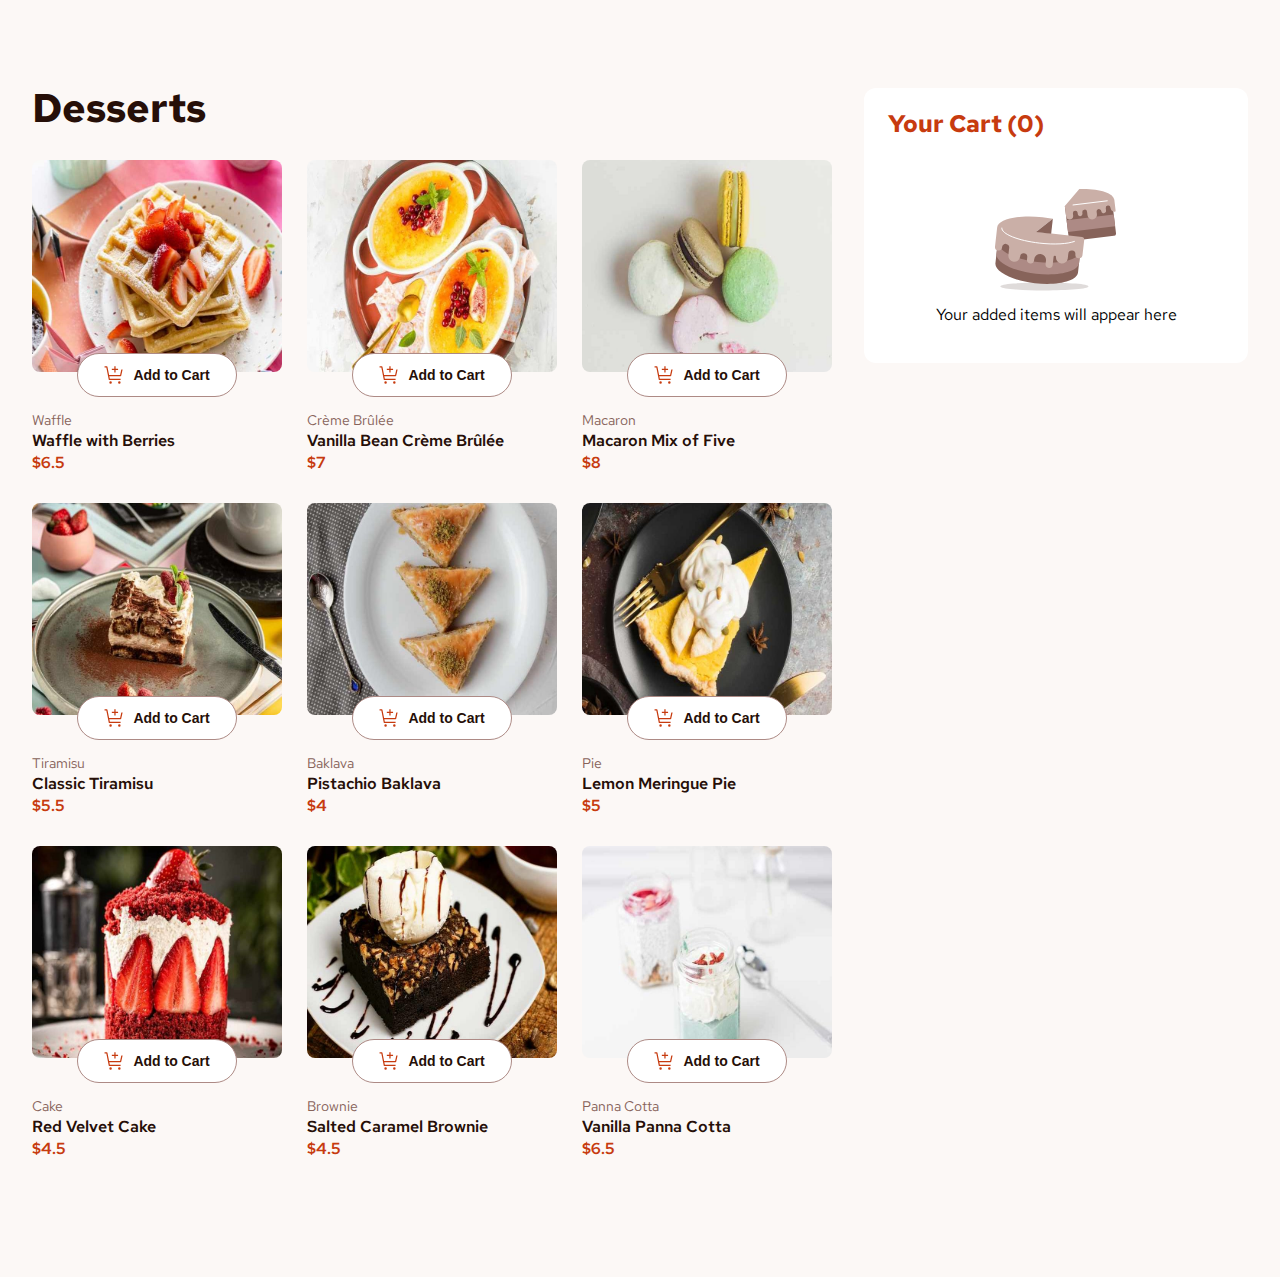
<file: index.html>
<!DOCTYPE html>
<html lang="en">
<head>
    <meta charset="UTF-8">
    <meta name="viewport" content="width=device-width, initial-scale=1.0">
    <link rel="stylesheet" href="./reset.css">
    <link rel="stylesheet" href="./product-list-with-cart.css">

    <link rel="stylesheet" href="./tablet.css">
    <link rel="stylesheet" href="./desktop.css">

    <link rel="preconnect" href="https://fonts.googleapis.com">
    <link rel="preconnect" href="https://fonts.gstatic.com" crossorigin>
    <link href="https://fonts.googleapis.com/css2?family=Red+Hat+Text:ital,wght@0,300..700;1,300..700&display=swap" rel="stylesheet">

    <title>Document</title>
</head>
<body>

    <div class="dark-background display-none">

    </div>

    <div class="order-confirmed-div display-none">

        <svg width="48" height="48" viewBox="0 0 48 48" fill="none" xmlns="http://www.w3.org/2000/svg">
            <path d="M21 32.121L13.5 24.6195L15.6195 22.5L21 27.879L32.3775 16.5L34.5 18.6225L21 32.121Z" fill="#1EA575"/>
            <path d="M24 3C19.8466 3 15.7865 4.23163 12.333 6.53914C8.8796 8.84665 6.18798 12.1264 4.59854 15.9636C3.0091 19.8009 2.59323 24.0233 3.40352 28.0969C4.21381 32.1705 6.21386 35.9123 9.15077 38.8492C12.0877 41.7861 15.8295 43.7862 19.9031 44.5965C23.9767 45.4068 28.1991 44.9909 32.0364 43.4015C35.8736 41.812 39.1534 39.1204 41.4609 35.667C43.7684 32.2135 45 28.1534 45 24C45 18.4305 42.7875 13.089 38.8493 9.15076C34.911 5.21249 29.5696 3 24 3ZM24 42C20.4399 42 16.9598 40.9443 13.9997 38.9665C11.0397 36.9886 8.73256 34.1774 7.37018 30.8883C6.0078 27.5992 5.65134 23.98 6.34587 20.4884C7.04041 16.9967 8.75474 13.7894 11.2721 11.2721C13.7894 8.75473 16.9967 7.0404 20.4884 6.34587C23.98 5.65133 27.5992 6.00779 30.8883 7.37017C34.1774 8.73255 36.9886 11.0397 38.9665 13.9997C40.9443 16.9598 42 20.4399 42 24C42 28.7739 40.1036 33.3523 36.7279 36.7279C33.3523 40.1036 28.7739 42 24 42Z" fill="#1EA575"/>
        </svg>

        <h2 class="order-confirmed-h2">
            Order <span>Confirmed</span>
        </h2>

        <span class="enjoy-your-food">
            We hope you enjoy your food!
        </span>

        <div class="final-order-list">

            <div class="final-order-product-box">

                <img src="./assets/images/image-baklava-thumbnail.jpg" alt="">

                <div class="final-order-product-details">
                    <h6>
                        Classic Tiramisu
                    </h6>
    
                    <span class="single-product-order-number">
                        1x
                    </span>
    
                    <span class="single-product-price">
                        @ $5.50
                    </span>
                </div>
                            
                <span class="sinlge-product-total-ptice">
                    $5.50
                </span>

            </div>  
            
            <div class="final-order-product-box">

                <img src="./assets/images/image-baklava-thumbnail.jpg" alt="">

                <div class="final-order-product-details">
                    <h6>
                        Classic Tiramisu
                    </h6>
    
                    <span class="single-product-order-number">
                        1x
                    </span>
    
                    <span class="single-product-price">
                        @ $5.50
                    </span>
                </div>
                            
                <span class="sinlge-product-total-ptice">
                    $5.50
                </span>

            </div> 
        </div>

        <div class="start-new-order-div">

            <div class="order-total-div">
                <span>Order Total</span>
                <strong class="order-total-price-final">$46.50</strong>
            </div>

            <button class="start-new-order">
                Start New Order
            </button>

        </div>

    </div>

    
    <section class="main-section">

        <main>

            <h2 class="list-header">
                Desserts
            </h2>

            <section class="product-list">

                <figure class="product-container">

                    <div class="product-img">

                        <img src="./assets/images/image-waffle-mobile.jpg" alt="#">

                        <div class="buttons">
                            
                            <button class="btn add-to-cart">
                                <svg xmlns="http://www.w3.org/2000/svg" width="21" height="20" fill="none" viewBox="0 0 21 20"><g fill="#C73B0F" clip-path="url(#a)"><path d="M6.583 18.75a1.25 1.25 0 1 0 0-2.5 1.25 1.25 0 0 0 0 2.5ZM15.334 18.75a1.25 1.25 0 1 0 0-2.5 1.25 1.25 0 0 0 0 2.5ZM3.446 1.752a.625.625 0 0 0-.613-.502h-2.5V2.5h1.988l2.4 11.998a.625.625 0 0 0 .612.502h11.25v-1.25H5.847l-.5-2.5h11.238a.625.625 0 0 0 .61-.49l1.417-6.385h-1.28L16.083 10H5.096l-1.65-8.248Z"/><path d="M11.584 3.75v-2.5h-1.25v2.5h-2.5V5h2.5v2.5h1.25V5h2.5V3.75h-2.5Z"/></g><defs><clipPath id="a"><path fill="#fff" d="M.333 0h20v20h-20z"/></clipPath></defs></svg>
                                <span>Add to Cart</span>
                            </button>

                            <button class="btn add-remove-from-cart display-none">

                                <span class="decrement-increment">
                                    <svg xmlns="http://www.w3.org/2000/svg" width="10" height="2" viewBox="0 0 10 2"><path d="M0 .375h10v1.25H0V.375Z"/></svg>
                                </span>

                                <span class="ordered-product-number">
                                    1
                                </span>

                                <span class="decrement-increment">
                                    <svg xmlns="http://www.w3.org/2000/svg" width="10" height="10" viewBox="0 0 10 10"><path d="M10 4.375H5.625V0h-1.25v4.375H0v1.25h4.375V10h1.25V5.625H10v-1.25Z"/></svg>
                                </span>

                            </button>

                        </div>
                    </div>

                    <figcaption class="about-product">

                        <span class="product-category">
                            Waffle
                        </span>

                        <h4 class="product-name">
                            Waffle with Berries
                        </h4>

                        <strong class="product-price">
                            $6.50
                        </strong>

                    </figcaption>

                </figure>
                
            </section>

        </main>



        <aside>

            <span class="your-cart">
                Your Cart (<span class="total-order-number">0</span>) 
            </span>

            <div class="empty-cart">
                <div>
                    <svg xmlns="http://www.w3.org/2000/svg" width="128" height="128" fill="none" viewBox="0 0 128 128"><path fill="#260F08" d="M8.436 110.406c0 1.061 4.636 2.079 12.887 2.829 8.252.75 19.444 1.171 31.113 1.171 11.67 0 22.861-.421 31.113-1.171 8.251-.75 12.887-1.768 12.887-2.829 0-1.061-4.636-2.078-12.887-2.828-8.252-.75-19.443-1.172-31.113-1.172-11.67 0-22.861.422-31.113 1.172-8.251.75-12.887 1.767-12.887 2.828Z" opacity=".15"/><path fill="#87635A" d="m119.983 24.22-47.147 5.76 4.32 35.36 44.773-5.467a2.377 2.377 0 0 0 2.017-1.734c.083-.304.104-.62.063-.933l-4.026-32.986Z"/><path fill="#AD8A85" d="m74.561 44.142 47.147-5.754 1.435 11.778-47.142 5.758-1.44-11.782Z"/><path fill="#CAAFA7" d="M85.636 36.78a2.4 2.4 0 0 0-2.667-2.054 2.375 2.375 0 0 0-2.053 2.667l.293 2.347a3.574 3.574 0 0 1-7.066.88l-1.307-10.667 14.48-16.88c19.253-.693 34.133 3.6 35.013 10.8l1.28 10.533a1.172 1.172 0 0 1-1.333 1.307 4.696 4.696 0 0 1-3.787-4.08 2.378 2.378 0 1 0-4.72.587l.294 2.346a2.389 2.389 0 0 1-.484 1.755 2.387 2.387 0 0 1-1.583.899 2.383 2.383 0 0 1-1.755-.484 2.378 2.378 0 0 1-.898-1.583 2.371 2.371 0 0 0-1.716-2.008 2.374 2.374 0 0 0-2.511.817 2.374 2.374 0 0 0-.493 1.751l.293 2.373a4.753 4.753 0 0 1-7.652 4.317 4.755 4.755 0 0 1-1.788-3.17l-.427-3.547a2.346 2.346 0 0 0-2.666-2.053 2.4 2.4 0 0 0-2.08 2.667l.16 1.173a2.378 2.378 0 1 1-4.72.587l-.107-1.28Z"/><path stroke="#fff" stroke-linecap="round" stroke-linejoin="round" stroke-width=".974" d="m81.076 28.966 34.187-4.16"/><path fill="#87635A" d="M7.45 51.793c-.96 8.48 16.746 17.44 39.466 19.947 22.72 2.506 42.08-2.16 43.04-10.667l-3.947 35.493c-.96 8.48-20.24 13.334-43.04 10.667S2.463 95.74 3.423 87.18l4.026-35.387Z"/><path fill="#AD8A85" d="M5.823 65.953c-.96 8.453 16.746 17.44 39.573 20.027 22.827 2.586 42.053-2.187 43.013-10.667L87.076 87.1c-.96 8.48-20.24 13.333-43.04 10.666C21.236 95.1 3.53 86.22 4.49 77.74l1.334-11.787Z"/><path fill="#CAAFA7" d="M60.836 42.78a119.963 119.963 0 0 0-10.347-1.627c-24-2.667-44.453 1.893-45.333 10.373l-2.133 18.88a3.556 3.556 0 1 0 7.066.8 3.574 3.574 0 1 1 7.094.8l-.8 7.094a5.93 5.93 0 1 0 11.786 1.333 3.556 3.556 0 0 1 7.067.8l-.267 2.347a3.573 3.573 0 0 0 7.094.826l.133-1.2a5.932 5.932 0 1 1 11.787 1.36l-.4 3.52a3.573 3.573 0 0 0 7.093.827l.933-8.267a1.174 1.174 0 0 1 1.307-.906 1.146 1.146 0 0 1 1.04 1.306 5.947 5.947 0 0 0 11.813 1.334l.534-4.72a3.556 3.556 0 0 1 7.066.8 3.573 3.573 0 0 0 7.094.826l1.786-15.546a2.373 2.373 0 0 0-2.08-2.667L44.143 55.74l16.693-12.96Z"/><path fill="#87635A" d="m59.156 57.66 1.68-14.88-16.827 13.173 15.147 1.707Z"/><path stroke="#fff" stroke-linecap="round" stroke-linejoin="round" stroke-width=".974" d="M9.796 52.06c-.667 5.866 16.24 12.586 37.733 15.04 14.774 1.68 27.867.906 34.854-1.654"/></svg>
                </div>
                <span>Your added items will appear here</span>
            </div>

            <div class="orders display-none">

                <div class="order-box">

                    <div class="order-details">

                        <h6>
                            Classic Tiramisu
                        </h6>

                        <span class="single-product-order-number">
                            1x
                        </span>

                        <span class="single-product-price">
                            @ $5.50
                        </span>

                        <span class="sinlge-product-total-ptice">
                            $5.50
                        </span>

                    </div>

                    <button class="remove-product">
                        <svg xmlns="http://www.w3.org/2000/svg" width="10" height="10" fill="none" viewBox="0 0 10 10"><path fill="#CAAFA7" d="M8.375 9.375 5 6 1.625 9.375l-1-1L4 5 .625 1.625l1-1L5 4 8.375.625l1 1L6 5l3.375 3.375-1 1Z"/></svg>
                    </button>

                </div>

            </div>

            
            <div class="confirm-order-div display-none">

                <div class="order-total-div">
                    <span>Order Total</span>
                    <strong class="order-total-price">$46.50</strong>
                </div>
    
                <div class="delivery">
                    <svg xmlns="http://www.w3.org/2000/svg" width="21" height="20" fill="none" viewBox="0 0 21 20"><path fill="#1EA575" d="M8 18.75H6.125V17.5H8V9.729L5.803 8.41l.644-1.072 2.196 1.318a1.256 1.256 0 0 1 .607 1.072V17.5A1.25 1.25 0 0 1 8 18.75Z"/><path fill="#1EA575" d="M14.25 18.75h-1.875a1.25 1.25 0 0 1-1.25-1.25v-6.875h3.75a2.498 2.498 0 0 0 2.488-2.747 2.594 2.594 0 0 0-2.622-2.253h-.99l-.11-.487C13.283 3.56 11.769 2.5 9.875 2.5a3.762 3.762 0 0 0-3.4 2.179l-.194.417-.54-.072A1.876 1.876 0 0 0 5.5 5a2.5 2.5 0 1 0 0 5v1.25a3.75 3.75 0 0 1 0-7.5h.05a5.019 5.019 0 0 1 4.325-2.5c2.3 0 4.182 1.236 4.845 3.125h.02a3.852 3.852 0 0 1 3.868 3.384 3.75 3.75 0 0 1-3.733 4.116h-2.5V17.5h1.875v1.25Z"/></svg>
                    <span>this is <a class="carbon-neutral" href="#">carbon-neutral</a> delivery</span>
                </div>

                <button class="confirm-order-btn">
                    Confirm Order
                </button>

            </div>



        </aside>

    </section>


    <script src="./product-list-with-cart.js"></script>
    
</body>
</html>
</file>
<file: product-list-with-cart.css>
body {
    font-family: "Red Hat Text";
    background-color: #FCF8F6;

    padding: 24px;
    box-sizing: border-box;
    position: relative;
}


.dark-background {
    width: 100%;
    height: 100vh;
    background-color: rgb(0, 0, 0, 0.4);
    position: fixed;
    left: 0;
    bottom: 0;
    z-index: 1;
}

.order-confirmed-div {
    background-color: #fff;
    border-radius: 12px 12px 0px 0px;


    width: 100%;
    height: 90vh;
    margin: auto;
    position: fixed;
    bottom: 0;
    left: 0;
    z-index: 2;

    padding: 40px 24px 24px 24px;
    box-sizing: border-box;
}

.order-confirmed-h2 span {
    display: block;
}

.final-order-product-box {
    display: flex;
    justify-content: space-between;
    align-items: center;

    padding: 16px 0px;
    box-sizing: border-box;

    border-bottom: 2px solid #F5EEEC;
}

.final-order-product-box img {
    width: 48px;
    height: 48px;
    border-radius: 4px;
}

.order-confirmed-h2 {
    font-size: 40px;
    font-weight: 700;
    color: #260F08;
    margin-top: 24px;
    margin-bottom: 8px;
}

.enjoy-your-food {
    font-size: 16px;
    font-weight: 400;
    color: #87635A;
}

.final-order-list {
    margin-top: 40px;
    background-color: #FCF8F6;
    padding: 8px 24px 24px 24px;
    box-sizing: border-box;
    border-radius: 8px;

    display: flex;
    flex-direction: column;
}
.final-order-product-details span {
    margin-right: 8px;
}

.start-new-order {
    width: 100%;
    padding: 16px 24px;
    box-sizing: border-box;
    
    background-color: #C73B0F;

    border: none;
    outline: none;
    cursor: pointer;

    border-radius: 999px;

    font-size: 16px;
    font-weight: 600;
    color: #FFFFFF;

    margin-top: 24px;
}











/* 
    STYLES FOR PRODUCT-SECTION
*/

.list-header {
    font-size: 40px;
    font-weight: 700;
    color: #260F08;
    margin-bottom: 32px;
}

.main-section {
    max-width: 327px;
    margin: auto;
}

.product-list {
    display: flex;
    flex-direction: column;
    /* gap: 24px; */

    align-items: center;
    justify-content: center;
}

.product-container {
    margin-bottom: 24px;
}

.product-img {
    position: relative;
    max-width: 327px;
}


.product-img img {
    width: 100%; height: 212px;
    border-radius: 8px;
}


.buttons {
    width: 160px;
    height: 44px;

    position: absolute;
    bottom: 0;
    left: 50%;
    transform: translate(-50%, 50%);
    
    cursor: pointer;
}

.btn {
    width: 100%;
    height: 100%;
    background: #FFF;
    border: 1px solid #AD8A85;
    border-radius: 999px;

    font-size: 14px;
    font-weight: 600;
    color: #260F08;

    display: flex;
    align-items: center;
    justify-content: center;
    gap: 8px;

    cursor: pointer;
}


.add-remove-from-cart {
    border: 1px solid #C73B0F;
    background-color: #C73B0F;

    gap: 0;
    justify-content: space-between;

    /* 
        "add-remove-from-cart" button appears after 
        product order
    */

}

.display-none {
    display: none;
}


.decrement-increment {
    display: block;
    width: 20px;
    height: 20px;
    fill: #FFF;
    
    display: flex;
    align-items: center;
    justify-content: center;
    

    border: 2px solid #FFFFFF;
    border-radius: 100%;
}

.decrement-increment:hover {
    fill: #C73B0F;
    background-color: #FFF;
    cursor: pointer;
}

.about-product {
    margin-top: 38px;
    display: flex;
    flex-direction: column;
    gap: 6px;
}

.product-category {
    font-size: 14px;
    font-weight: 400;
    color: #87635A;
}

.product-name {
    font-size: 16px;
    font-weight: 600;
    color: #260F08;
}

.product-price {
    font-size: 16px;
    font-weight: 600;
    color: #C73B0F;
}



aside {
    width: 100%;
    height: 100%;
    background-color: #FFFFFF;
    border-radius: 12px;

    padding: 24px;
    box-sizing: border-box;
}

.your-cart {
    font-size: 24px;
    font-weight: 700;
    color: #C73B0F;
}

.empty-cart {
    text-align: center ;
    margin-top: 24px;
    padding: 16px;
    box-sizing: border-box;
}

.orders {
    margin-top: 8px;
}


.order-box {
    display: flex;
    justify-content: space-between;
    align-items: center;
    font-size: 14px;
    font-weight: 600;
    padding-top: 16px;
    padding-bottom: 16px;
    border-bottom: 1px solid #F5EEEC;
    box-sizing: border-box;
}

h6 {
    color: #260F08;
    margin-bottom: 8px;
}

.order-box span {
    margin-right: 8px;
}

.single-product-order-number {
    color: #C73B0F;
}

.single-product-price {
    font-weight: 400;
    color: #87635A;
}

.sinlge-product-total-ptice {
    color: #87635A;
}

.remove-product {
    width: 25px;
    height: 25px;
    background: none;
    border: 1px solid #87635A;
    border-radius: 100%;

    display: flex;
    justify-content: center;
    align-items: center;

    cursor: pointer;
}

.order-total-div {
    width: 100%;
    display: flex;
    justify-content: space-between;
    align-items: center;
    margin-top: 14px;
}

.order-total-div span {
    font-size: 14px;
    font-weight: 400;
    color: #260F08;
}

.order-total-price, .order-total-price-final {
    font-size: 24px;
    font-weight: 700;
    color: #260F08;
}


.delivery {
    width: 100%;
    padding: 16px;
    box-sizing: border-box;
    background-color: #FCF8F6;
    border-radius: 8px;
    display: flex;

    align-items: center;
    justify-content: center;
    gap: 8px;

    margin-top: 24px;
}

.delivery span {
    font-size: 14px;
    font-weight: 400;
    color: #260F08;
}

.carbon-neutral:link,
.carbon-neutral:visited {
    font-weight: 600;
    color: #260F08;
}

.confirm-order-btn {
    width: 100%;
    padding: 16px 24px;
    box-sizing: border-box;
    
    background-color: #C73B0F;

    border: none;
    outline: none;
    cursor: pointer;

    border-radius: 999px;

    font-size: 16px;
    font-weight: 600;
    color: #FFFFFF;

    margin-top: 24px;

}







/* 
        TABLET
*/



@media only screen and (min-width: 1216px) {

    body {
        padding: 88px 0px;
    }

    .main-section {
        max-width: 1216px;
        display: flex;
        gap: 32px;
    }

    .product-list {
        min-width:  800px;
    }

    .product-img {
        max-width: 250px;
    }

    .order-confirmed-div {
   
    
        max-width: 592px;
        height: fit-content;
        position: absolute;
        top: 300px;
        /* bottom: 0; */
        left: 50%;
        transform: translateX(-50%);
        border-radius: 12px;
    }

}





/* 
    DESKTOP
*/


@media only screen and (min-width: 1216px) {

    body {
        padding: 88px 0px;
    }

    .main-section {
        max-width: 1216px;
        display: flex;
        gap: 32px;
    }

    .product-list {
        min-width:  800px;
    }

    .product-img {
        max-width: 250px;
    }

    .order-confirmed-div {
   
    
        max-width: 592px;
        height: fit-content;
        position: absolute;
        top: 300px;
        /* bottom: 0; */
        left: 50%;
        transform: translateX(-50%);
        border-radius: 12px;
    }

}
</file>
<file: tablet.css>
@media only screen and (min-width: 688px) {

    body {
        padding: 40px 0px;
    }

    .main-section {
        max-width: 688px;
    }

    .product-list {
        flex-direction: row;
        flex-wrap: wrap;
        justify-content: space-between;
    }

    .product-container {
        margin-bottom: 32px;
    }

    .product-img {
        max-width: 213px;
    }

    .order-confirmed-div {
   
    
        max-width: 688px;
        height: auto;
        position: absolute;
        bottom: 500px;
        left: 50%;
        transform: translateX(-50%);
        border-radius: 12px;
    }

    .order-confirmed-h2 {
        display: flex;
        gap: 12px;
    }
    

}
</file>
<file: desktop.css>
@media only screen and (min-width: 1216px) {

    body {
        padding: 88px 0px;
    }

    .main-section {
        max-width: 1216px;
        display: flex;
        gap: 32px;
    }

    .product-list {
        min-width:  800px;
    }

    .product-img {
        max-width: 250px;
    }

    .order-confirmed-div {
   
    
        max-width: 592px;
        height: fit-content;
        position: absolute;
        top: 300px;
        /* bottom: 0; */
        left: 50%;
        transform: translateX(-50%);
        border-radius: 12px;
    }

}
</file>
